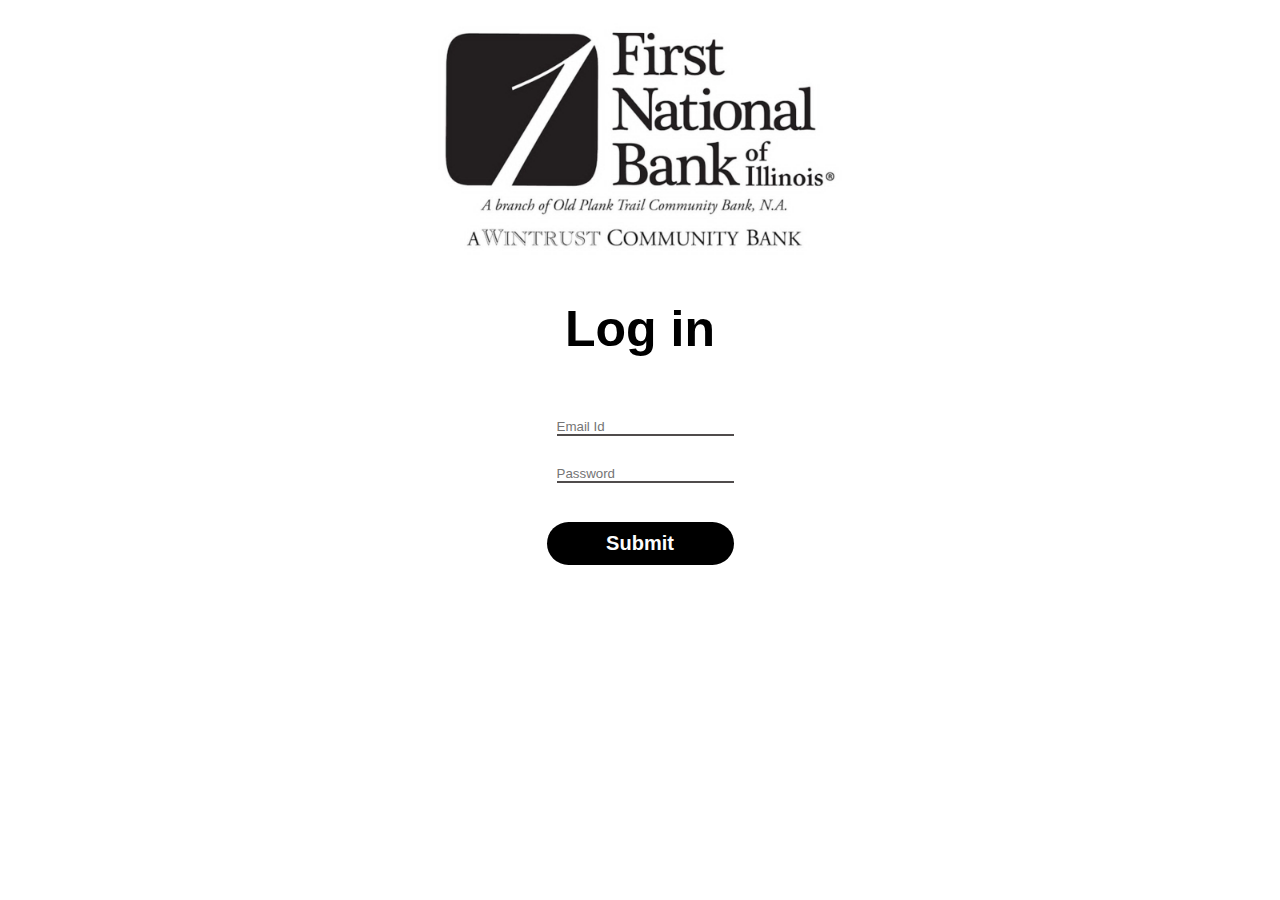
<file: index.html>
<!DOCTYPE html>
<html lang="en">
<head>
    <meta charset="UTF-8">
    <meta http-equiv="X-UA-Compatible" content="IE=edge">
    <meta name="viewport" content="width=device-width, initial-scale=1.0">
    <link rel="stylesheet" href="https://cdnjs.cloudflare.com/ajax/libs/font-awesome/6.3.0/css/all.min.css" integrity="sha512-SzlrxWUlpfuzQ+pcUCosxcglQRNAq/DZjVsC0lE40xsADsfeQoEypE+enwcOiGjk/bSuGGKHEyjSoQ1zVisanQ==" crossorigin="anonymous" referrerpolicy="no-referrer" />
    <link rel="stylesheet" href="style.css">
    <title>First Natonal Bank of Illinois</title>
</head>
<body>
    <div class="container">
        <div class="header">
            <img src="logo1.jpg" alt="" width="40%">
        </div>
        <div class="form-in">
            <h1>Log in</h1>
            <!-- <i class="fa fa-user-circle-o" aria-hidden="true"></i> -->
            <form action="main.html" name="login" method="get">
                <label for="userEmail"><i class="fa fa-user" aria-hidden="true"></i></label>
                <input type="email" name="user" id="userEmail" placeholder="Email Id"   required><br><br>
                <label for="userPassword"> <i class="fa fa-lock" aria-hidden="true"></i></label>
                <input type="password" name="pword" id="userPassword" placeholder="Password" required><br><br>
                <button type="submit">Submit</button>
                <!-- <a href="main.html">Submit</a> -->
            </form>
        </div>
    </div>
<!--javascript space for the form....-->
    <script>
        let loginform = document.forms.login;

        loginform.addEventListener("submit", checkLogin);
        let users = [];
        let pword = [];

        users = ["taylorrabuck026@gmail.com"];
        pword = ["rabucktaylor1234"];

        var usernameInput = loginform.user.value;
        var pwInput = loginform.pword.value;

        var usernameInput = loginform.querySelector("#userEmail").value;
        var pwInput = loginform.querySelector("#userPassword").value;

        var usernameInput = document.getElementById("userEmail").value;
        var pwInput = document.getElementById("userPassword").value;
    

        function checkLogin(e){
            const usernameInput = loginform.user.value;
            const pwInput = loginform.pword.value;

            if(!users.includes(usernameInput)){
                e.preventDefault();
                alert("username incorrect")
                loginform.user.focus();
                return false;
            }
            if(!pword.includes(pwInput)){
                e.preventDefault();
                alert("password incorrect")
                loginform.pword.focus();
            }
        }
            
        // let email = document.getElementById("userEmail").value;
        // let password = document.getElementById("userPassword").value;
        // function login(){
        //     if(email == "abeebrasaq02@gmail.com" && password == "12345"){
        //     window.location.replace("../learining/index.html");
        //     alert("Login Successul");
        // }else{
        //     alert("invalid info.")
        //     }
        // }    
        

    </script>
</body>
</html>
</file>
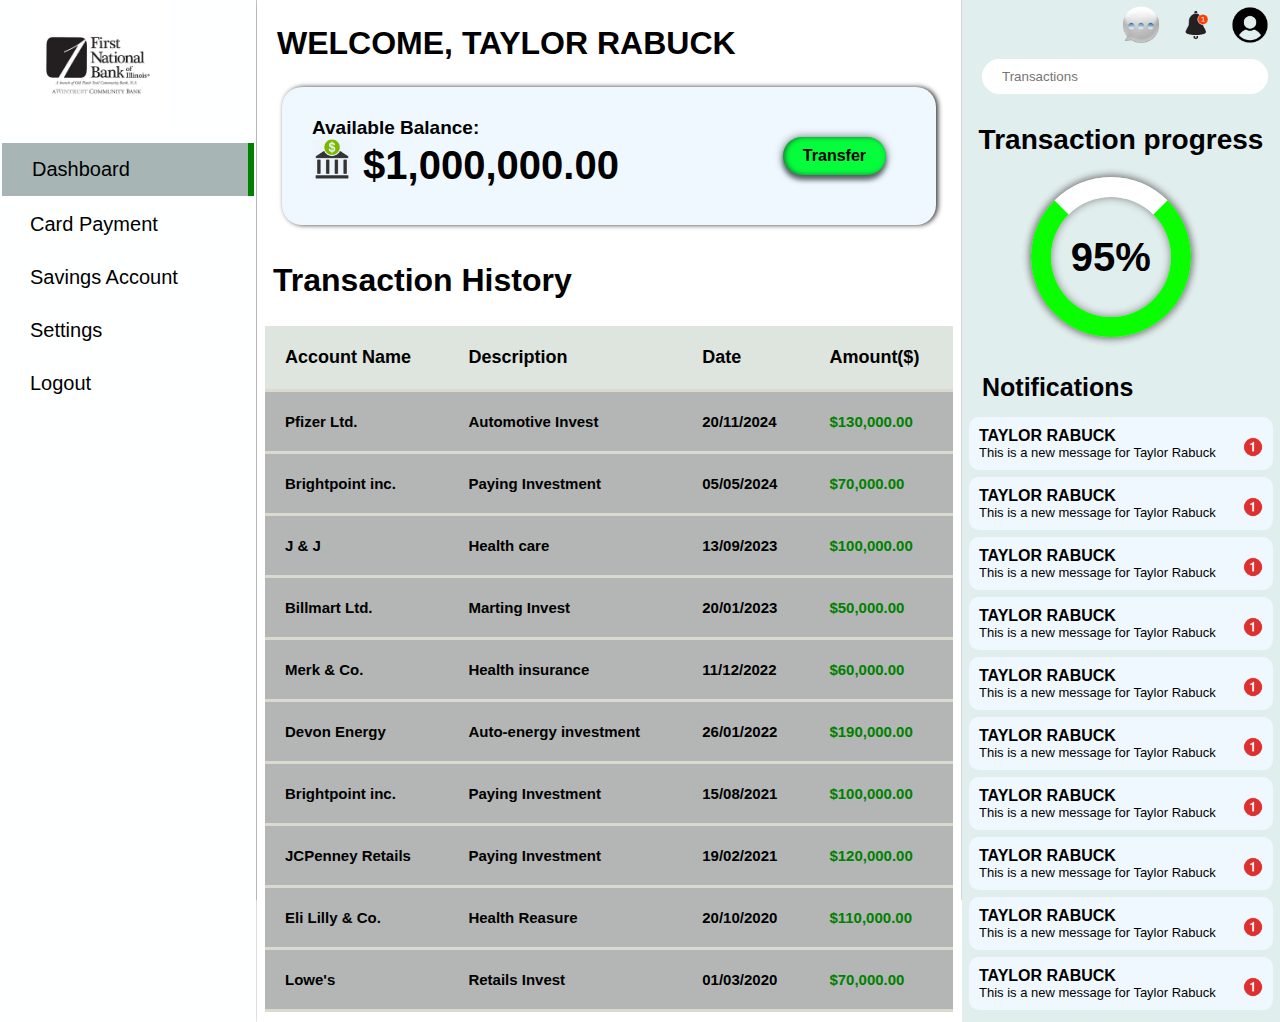
<file: main.html>
<!DOCTYPE html>
<html lang="en">
<head>
    <meta charset="UTF-8">
    <meta http-equiv="X-UA-Compatible" content="IE=edge">
    <meta name="viewport" content="width=device-width, initial-scale=1.0">
    <link rel="stylesheet" href="https://cdnjs.cloudflare.com/ajax/libs/font-awesome/6.3.0/css/all.min.css" integrity="sha512-SzlrxWUlpfuzQ+pcUCosxcglQRNAq/DZjVsC0lE40xsADsfeQoEypE+enwcOiGjk/bSuGGKHEyjSoQ1zVisanQ==" crossorigin="anonymous" referrerpolicy="no-referrer" />
    <link rel="stylesheet" href="main.css">
    <title>First Natonal Bank of Illinois</title>
</head>
<body>
    <div class="container">
        <!------First Content------->
        <div class="sidenav" id="navlinks">
            <i class="fa-solid fa-xmark" onclick="hideMenu()"></i>
            <div class="header">
                <img src="logo1.jpg" alt="image" width="40%">
            </div>
            <div class="lists">
                    <a href="main.html" class="menuList active">Dashboard</a>
                    <a href="#" class="menuList">Card Payment</a>
                    <a href="trans.html" class="menuList">Savings Account</a>
                    <a href="setting.html" class="menuList">Settings</a>
                    <a href="index.html" class="menuList">Logout</a>
            </div>
        </div>
         <!------Middle content------->
        <div class="content">
            <div class="up-side">
                <img src="logo1.jpg" alt="">
                <!-- <h1>First Natonal Bank of Illinois</h1> -->
            </div>
            <div class="first-content">    
                <h1><span>WELCOME, </span>TAYLOR RABUCK</h1>
                <i class="fa-solid fa-bars" onclick="showMenu()"></i>
            </div>
            <div class="second-content">
                <div class="notes">
                    <h3><b>Available Balance:</b></h3>
                    <h1><img src="bank-icon-5983.png" alt="bank icon" width="40px"> $1,000,000.00</h1>
                </div>
                
                <div class="button">
                    <button type="button" id="button" onclick="openPopup()">Transfer</button>
                </div>
            </div>
            <div class="popup" id="popup">
                <img src="error.png" alt="thick-mark" class="img">
                <h2>Declined</h2>
                <h6>You will have to deposit  before you can make transfer.</h6>
                <button type="button" onclick="closePopup()">OK</button>
            </div>
            <div class="third-content">
                <h1>Transaction History</h1>
                <div class="table">
                    <table>
                        <tr>
                            <th>Account Name</th>
                            <th>Description</th>
                            <th>Date</th>
                            <th>Amount($)</th>
                        </tr>
                        <tr>
                            <td>Pfizer Ltd.</td>
                            <td>Automotive Invest</td>
                            <td>20/11/2024</td>
                            <td><span class="green">$130,000.00</span></td>
                        </tr>
                        <tr>
                            <td>Brightpoint inc.</td>
                            <td>Paying Investment</td>
                            <td>05/05/2024</td>
                            <td><span class="green">$70,000.00</span></td>
                        </tr>
                        <tr>
                            <td>J & J </td>
                            <td>Health care</td>
                            <td>13/09/2023</td>
                            <td><span class="green">$100,000.00</span></td>
                        </tr>
                        <tr>
                            <td>Billmart Ltd.</td>
                            <td>Marting Invest</td>
                            <td>20/01/2023</td>
                            <td><span class="green">$50,000.00</span></td>
                        </tr>
                        <tr>
                            <td>Merk & Co.</td>
                            <td>Health insurance</td>
                            <td>11/12/2022</td>
                            <td><span class="green">$60,000.00</span></td>
                        </tr>
                        <tr>
                            <td>Devon Energy</td>
                            <td>Auto-energy investment</td>
                            <td>26/01/2022</td>
                            <td><span class="green">$190,000.00</span></td>
                        </tr>
                        <tr>
                            <td>Brightpoint inc.</td>
                            <td>Paying Investment</td>
                            <td>15/08/2021</td>
                            <td><span class="green">$100,000.00</span></td>
                        </tr>
                        <tr>
                            <td>JCPenney Retails</td>
                            <td>Paying Investment</td>
                            <td>19/02/2021</td>
                            <td><span class="green">$120,000.00</span></td>
                        </tr>
                        <tr>
                            <td>Eli Lilly & Co.</td>
                            <td>Health Reasure</td>
                            <td>20/10/2020</td>
                            <td><span class="green">$110,000.00</span></td>
                        </tr>
                        <tr>
                            <td>Lowe's </td>
                            <td>Retails Invest</td>
                            <td>01/03/2020</td>
                            <td><span class="green">$70,000.00</span></td>
                        </tr>
                       
                    </table>
                </div>        
            </div>
                <!-- <div class="button-table">
                   <button>See More</button> 
                </div> -->
            <!-- </div> -->
        </div>
         <!------Last end content------->
        <div class="sidenav-2">
            <div class="images-settings">
                <img src="message.png" alt="" width="40px">
                <img src="Iohy.PNG" alt="" width="40px">
                <img src="Icon.PNG" alt="" width="40px">
            </div>
            <div class="search-box">
                <form action="#">
                    <input type="search " name="" id="" placeholder="Transactions">
                </form>
            </div>
            <div class="text-progress">
                <h1>Transaction progress</h1>
            </div>
            <div class="progress-bar">
                <div class="value">95%</div>
            </div>
            <div class="progress-notes">
               <h1>Notifications</h1>
               <div class="card-message">
                    <div class="list-head">
                        <div class="list">
                            <div class="head">
                                <h4>TAYLOR RABUCK</h4>
                                <p>This is a new message for Taylor Rabuck</p>
                            </div>
                            <img src="1.PNG" alt="" width="20px" height="20px">
                        </div>
                        <div class="list">
                            <div class="head">
                                <h4>TAYLOR RABUCK</h4>
                                <p>This is a new message for Taylor Rabuck</p>
                            </div>
                            <img src="1.PNG" alt="" width="20px" height="20px">
                        </div>
                        <div class="list">
                            <div class="head">
                                <h4>TAYLOR RABUCK</h4>
                                <p>This is a new message for Taylor Rabuck</p>
                            </div>
                            <img src="1.PNG" alt="" width="20px" height="20px">
                        </div>
                        <div class="list">
                            <div class="head">
                                <h4>TAYLOR RABUCK</h4>
                                <p>This is a new message for Taylor Rabuck</p>
                            </div>
                            <img src="1.PNG" alt="" width="20px" height="20px">
                        </div>
                        <div class="list">
                            <div class="head">
                                <h4>TAYLOR RABUCK</h4>
                                <p>This is a new message for Taylor Rabuck</p>
                            </div>
                            <img src="1.PNG" alt="" width="20px" height="20px">
                        </div>
                        <div class="list">
                            <div class="head">
                                <h4>TAYLOR RABUCK</h4>
                                <p>This is a new message for Taylor Rabuck</p>
                            </div>
                            <img src="1.PNG" alt="" width="20px" height="20px">
                        </div>
                        <div class="list">
                            <div class="head">
                                <h4>TAYLOR RABUCK</h4>
                                <p>This is a new message for Taylor Rabuck</p>
                            </div>
                            <img src="1.PNG" alt="" width="20px" height="20px">
                        </div>
                        <div class="list">
                            <div class="head">
                                <h4>TAYLOR RABUCK</h4>
                                <p>This is a new message for Taylor Rabuck</p>
                            </div>
                            <img src="1.PNG" alt="" width="20px" height="20px">
                        </div>
                        <div class="list">
                            <div class="head">
                                <h4>TAYLOR RABUCK</h4>
                                <p>This is a new message for Taylor Rabuck</p>
                            </div>
                            <img src="1.PNG" alt="" width="20px" height="20px">
                        </div>
                        <div class="list">
                            <div class="head">
                                <h4>TAYLOR RABUCK</h4>
                                <p>This is a new message for Taylor Rabuck</p>
                            </div>
                            <img src="1.PNG" alt="" width="20px" height="20px">
                        </div>
                    </div>
               </div>

            </div>
        </div>
    </div>

    <!--javascript placement here......-->
    <script>
         // -----------MenuLists------------
        const menuLists = document.querySelectorAll(".menuList");

        const changeActiveitem = () =>{
            menuLists.forEach(item => {
                item.classList.remove("active");
            })
        }

        menuLists.forEach(item =>{
            item.addEventListener("click", () =>{
                changeActiveitem();
                item.classList.add("active");
            })
        })
                // ---------Popups----------
        let popup = document.getElementById("popup");
        function openPopup(){
            popup.classList.add("open-popup");
        }
        function closePopup(){
            popup.classList.remove("open-popup");
        }

            var navlinks = document.getElementById("navlinks");
            function showMenu(){
                navlinks.style.right = "0";
            }
            function hideMenu(){
                navlinks.style.right = "-220px";
            }
    </script>
</body>
</html>
</file>
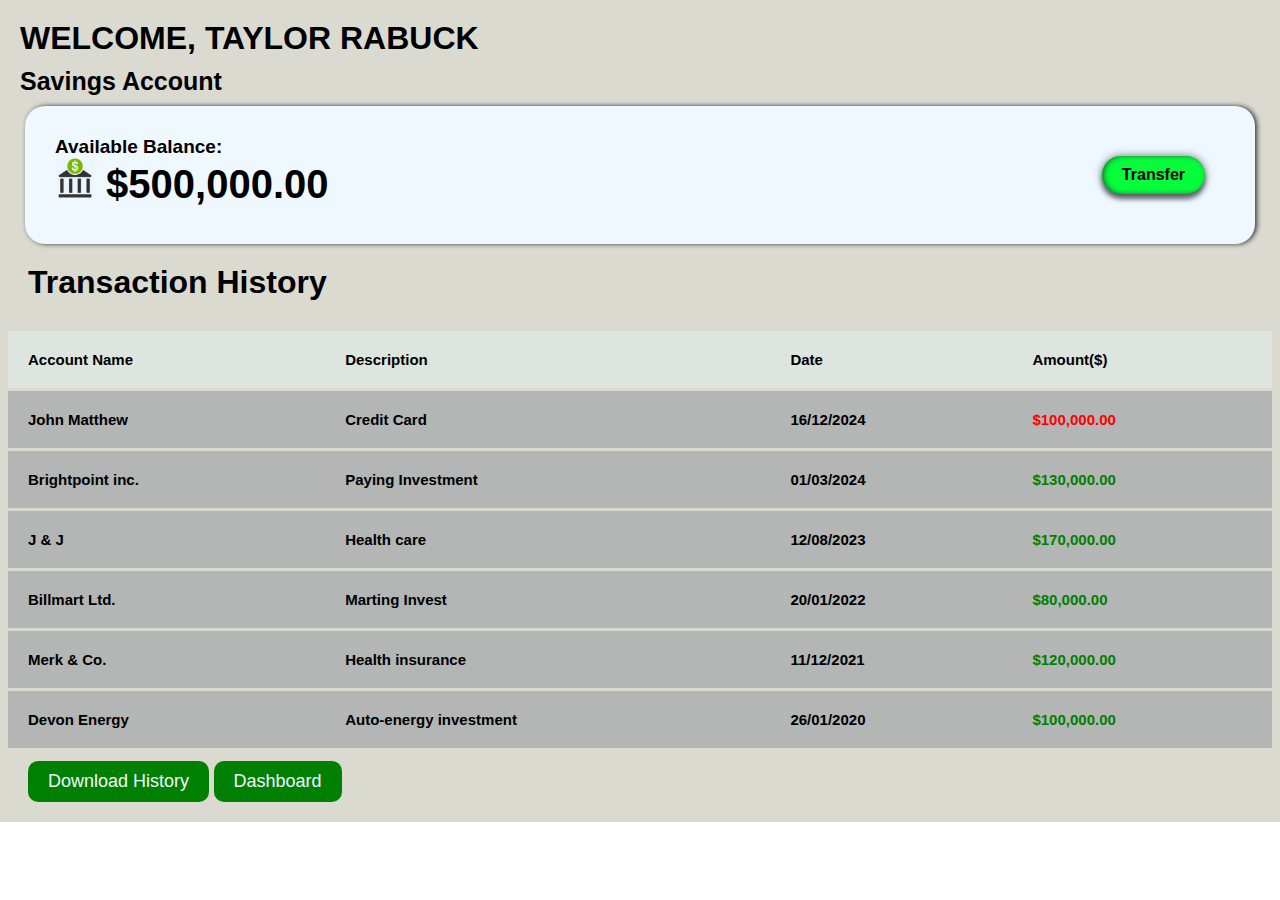
<file: trans.html>
<!DOCTYPE html>
<html lang="en">
<head>
    <meta charset="UTF-8">
    <meta http-equiv="X-UA-Compatible" content="IE=edge">
    <meta name="viewport" content="width=device-width, initial-scale=1.0">
    <link rel="stylesheet" href="trans.css">
    <title>Savings Account</title>
</head>
<body>
    <div class="container">
        <div class="first-content">    
            <h1><span>WELCOME, </span>TAYLOR RABUCK</h1>
            <h3>Savings Account</h3>
            <!-- <i class="fa-solid fa-bars" onclick="showMenu()"></i> -->
        </div>
        <div class="second-content">
            <div class="notes">
                <h3><b>Available Balance:</b></h3>
                <h1><img src="bank-icon-5983.png" alt="bank icon" width="40px"> $500,000.00</h1>
            </div>
                <div class="button">
                    <button type="button" id="button" onclick="openPopup()">Transfer</button>
                </div>
            <div class="popup" id="popup">
                <img src="error.png" alt="thick-mark" class="img">
                <h2>Declined</h2>
                <h6>You will have to deposit  before you can make transfer.</h6>
                <button type="button" onclick="closePopup()">OK</button>
            </div>
        </div>   
        <div class="third-content">
            <h1>Transaction History</h1>
            <div class="table">
                <table>
                    <tr>
                        <th>Account Name</th>
                        <th>Description</th>
                        <th>Date</th>
                        <th>Amount($)</th>
                    </tr>
                    <tr>
                        <td>John Matthew</td>
                        <td>Credit Card</td>
                        <td>16/12/2024</td>
                        <td><span class="red">$100,000.00</span></td>
                    </tr>
                    <tr>
                        <td>Brightpoint inc.</td>
                        <td>Paying Investment</td>
                        <td>01/03/2024</td>
                        <td><span class="green">$130,000.00</span></td>
                    </tr>
                    <tr>
                        <td>J & J </td>
                        <td>Health care</td>
                        <td>12/08/2023</td>
                        <td><span class="green">$170,000.00</span></td>
                    </tr>
                    <tr>
                        <td>Billmart Ltd.</td>
                        <td>Marting Invest</td>
                        <td>20/01/2022</td>
                        <td><span class="green">$80,000.00</span></td>
                    </tr>
                    <tr>
                        <td>Merk & Co.</td>
                        <td>Health insurance</td>
                        <td>11/12/2021</td>
                        <td><span class="green">$120,000.00</span></td>
                    </tr>
                    <tr>
                        <td>Devon Energy</td>
                        <td>Auto-energy investment</td>
                        <td>26/01/2020</td>
                        <td><span class="green">$100,000.00</span></td>
                    </tr>
                   
                   
                </table>
             </div>
            <div class="btn">
                <a href="#"><button>Download History</button></a>
                <a href="main.html"><button>Dashboard</button></a>
            </div>
        </div>
    </div>




    <script>

       // ---------Popups----------
       let popup = document.getElementById("popup");
        function openPopup(){
            popup.classList.add("open-popup");
        }
        function closePopup(){
            popup.classList.remove("open-popup");
        }
    </script>
</body>
</html>
</file>
<file: style.css>
*{
    padding: 0;
    margin: 0;
    box-sizing: border-box;
    font-family: "poppin" , sans-serif;
    
}
.container{
    width: 100%;
    height: 100vh;
    background-color: rgb(255, 255, 255);
    
}
.header{
    width: 100%;
    height: 250px;
    margin-bottom: 50px;
    display: flex;
    padding-top: 30px;
    align-items: center;
    justify-content: center;
    background-color: rgb(255, 255, 255);
}
.form-in{
    display: flex;
    justify-content: center;
    flex-direction: column;
    align-items: center;
}
.form-in  h1{
    text-align: center;
    font-size: 50px;
    padding-bottom: 50px;
}
.form-in form label{
    font-size: 20px;
    font-weight: 600;
}
.form-in form input{
    background: none;
    border: 0;
    border-bottom: 2px solid rgb(80, 76, 76);
    margin-left: 10px;
    outline: none;
}

.form-in form  button{
    width: 100%;
    padding: 10px 20px;
    font-size: 20px;
    margin: 20px 0;
    font-weight: 600;
    border-radius: 30px;
    border: 0;
    outline: none;
    color: rgb(253, 253, 253); 
    background-color: rgb(0, 0, 0);
    cursor: pointer;
    transition: 2s all ease;
}
.fa{
    font-size: 25px;
}
 
.form-in form button:hover{
    background-color: transparent;
    color: black;
    border: 1px solid black;
}
@media screen and (max-width: 700px) {
    .header img{
        width: 50%;
    }
}
</file>
<file: main.css>
*{
    padding: 0;
    margin: 0;
    box-sizing: border-box;
    font-family: "poppins", sans-serif;
}
.container{
    width: 100%;
    height: 100vh;
    display: grid;
    grid-template-columns: 20% 55% auto;
    gap: 1px;
    position: relative;
    /* overflow: hidden; */
    background-color: rgba(204, 202, 202, 0.842);
}
.up-side{
    display: none;
}
/* ----------side-nav1-------- */
.sidenav{
    background-color: rgb(254, 255, 255);
    /* border-radius: 5px; */
    box-shadow: 2px 1px 10px rgba(54, 53, 53, 0.288);
}
.sidenav .header{
    position: relative;
    display: flex;
    justify-content: space-between;
    margin-bottom: 10px;
    margin-left: 30px;
}
.header img{
    width: 60%;

}
.lists{
    margin: 8px 0;
    display: flex;
    flex-direction: column;
}
.lists a{
    text-decoration: none;
    padding: 15px 30px;
    color: black;
    transition: all 300ms ease;
    font-size: 20px;
}
.lists a:hover{
    background-color: rgba(116, 139, 136, 0.63);
}
.lists .active{
    padding: 15px 30px;
    background-color: rgba(116, 139, 136, 0.63);
    color: black;
    margin: 2px;
    font-size: 20px;
    border-right: 6px solid green;
}
/* ----------Main contect-------- */
.content{
    background-color: rgb(255, 255, 255);
}
.first-content{
    margin: 25px 20px ;
}
.second-content{
    /* border: 1px solid blue; */
    padding: 30px 30px;
    border-radius: 20px;
    margin: 10px 25px;
    box-shadow: 2px 0 5px rgb(56, 52, 52);
    display: flex;
    justify-content: space-between;
    background-color: aliceblue;
}
.notes h3{
    font-size: 19px;
    font-weight: 500;
}
.notes h1{
    font-size: 40px;
}
.button{
    padding: 20px;
}
.button button{
    padding: 10px 20px;
    margin-top: 0px;
    font-size: 16px;
    font-weight: 600;
    border: 0;
    border-radius: 20px;
    background-color: rgb(6, 253, 59);
    cursor: pointer;
    box-shadow:  inset 2px 0 5px #222e33a2, 0 5px 5px #222e33a2,0 0 9px #222e33a2;
}
.popup{
    width: 400px;
    position: absolute;
    display: flex;
    flex-direction: column;
    top: 0;
    left: 50%;
    border-radius: 8px;
    background: rgba(188, 229, 236, 0.849);
    transform: translate(-50%,-50%) scale(0.1);
    text-align: center;
    padding: 0 26px 40px;
    visibility: hidden;
    transition: transform 0.4s, top 0.4s;
}
.popup .img{
    width: 100px;
    margin-top: -50px;
    margin-left: 120px;
    border-radius: 50px;
    box-shadow: 0 2px 5px rgba(44, 40, 40, 0.2)
}
.open-popup{
    top: 50%;
    visibility: visible;
    transform: translate(-50%,-50%) scale(1.0);
}
.popup h2{
    font-size: 30px;
    margin: 10px 0 4px;
}
.popup button{
    padding: 10px 0;
    width: 100%;
    margin-top: 30px;
    background: rgb(204, 13, 13);
    color: #fff;
    font-size: 20px;
    font-weight: 600;
    border-radius: 20px;
    border: 0;
    outline: none;
    cursor: pointer;
}
.popup h6{
    font-size: 17px;
    font-weight: 600;
}
.fa-solid{
    font-size: 30px;
    display: none;
}
/* .button button span{
    font-size: 20px;
    font-weight: 600;
    padding-top: 20px;
    margin-left: 0px;
    margin-top: 20px;

} */
.third-content{
    margin: 10px 8px;
}
.third-content h1{
    padding: 27px 8px;
}
.table table{
    width: 100%;
    border-collapse: collapse;
}
.table table td,th{
    background-color: rgb(179, 182, 180);
    padding: 21px 20px;
    border-bottom: 3px solid rgb(218, 218, 209);
    text-align: left;
    font-size: 15px;
    font-weight: 600;
}
.table table th{
    background-color: rgb(222, 228, 222);
    font-size: 18px;
}
.table-cont table{
    width: 100%;
    border-collapse: collapse;
    visibility: hidden;
    display: none;
}
table td span{
    color: green;
}
.green{
    color: green;
}
.table-cont table td,th{
    background-color: rgb(179, 182, 180);
    padding: 21px 20px;
    border-bottom: 3px solid rgb(218, 218, 209);
    text-align: left;
}
.table-cont table th{
    background-color: rgb(88, 165, 88);
}
.button-table{
    padding: 20px;
    visibility: hidden;
}
.button-table button{
    padding: 10px 15px;
    border-radius: 10px;
    border: 0;
    outline: none;
    background-color: rgb(47, 130, 155);
    color: #fff;
    font-size: 15px;
    transition: 0.5s;
}
.button-table button:hover{
    background-color: rgb(120, 161, 214);
    color: black;
    font-weight: 600;
}
/* ----------side-nav2-------- */
.sidenav-2{
    background-color: rgb(225, 238, 238);
}
.images-settings{
    text-align: right;
    cursor: pointer;
}
.images-settings img{
    padding: 0px;
    margin-right: 10px;
    margin-top: 5px;
}
.search-box form input{
    padding: 10px 20px;
    border-radius: 20px;
    border: 0;
    width: 90%;
    margin-left: 20px;
    margin-top: 10px;
    outline:  none;
}
.progress-bar{
    position: relative;
    display: inline-block;
    width: 10rem;
    height: 10rem;
    border-radius: 9rem;
    margin: 1.3rem 4.3rem ;
    border: 1.3rem solid black;
    box-shadow: inset 0 0 9px grey,  0px 0px 9px grey, 0px 0px 9px grey;
    border-left-color: rgb(9, 255, 0);
    border-top-color: rgb(255, 255, 255);
    border-right-color: rgb(9, 255, 0);
    border-bottom-color: rgb(9, 255, 0);
    text-align: center;
}
.text-progress{
    text-align: center;
    font-size: 14px;
    margin-top: 30px;
}
.progress-bar .value{
    /* position: absolute;
    bottom: 0;
    left: 27px;
    top: 35px; */
    padding: 38px 20px;
    font-weight: 600;
    font-size: 40px;
}
.progress-notes h1{
    margin: 15px 20px;
    font-size: 25px;
}
.list-head .list{
    margin: 7px 7px;
}
.list{
    display: flex;
    justify-content: space-between;
    border: 0;
    /* margin: 5px 5px; */
    border-radius: 10px;
    background-color: aliceblue;
    padding: 10px 10px;
}
.list .head p{
    font-size: 13px;
}
.list img{
    margin-top: 10px;
}
.red{
    color: red;
}
/* ----------All medis queries codes-------- */
@media screen and (max-width:1090px) {
    .container{
        display: grid;
        overflow: visible;
        column-gap: 1px;
        grid-template-columns: 23% auto 27%;
    }
    /* ----------side-nav1-------- */
    .sidenav .header{
        margin: 0px 0 0px 10px;
    }
    .header img{
        width: 60%;
    }
    .lists a{
        font-size: 18px;
        margin-top: 20px;
    }
    /* ----------Main contect-------- */
    .first-content h1 span{
        font-size: 25px;
    }
    .first-content{
        padding-top: 10px;
        padding-bottom: 10px;
    }
    .second-content{
        padding: 20px 20px;
        margin: 10px 10px;
    }
    .notes img{
        width: 35px;
    }
    .notes h1{
        font-size: 30px;
        margin: 3px 2px;
    }
    .button{
        padding: 14px 0px;
    }
    .third-content{
        margin: 0px 2px;
    }
    .third-content .hide{
        visibility: hidden;
    }
    .third-content h1{
        padding: 34px 10px;
    }
    .table table td,th{
        padding: 22px 10px;
    }
    /* ----------side-nav2-------- */
    .sidenav-2{
        padding-right: 7px;
    }
    .search-box form input{
        margin: 10px 8px;
    }   
    .progress-bar{
        margin: 1rem 2.2rem;
    }
    .text-progress h1{
        font-size: 20px;
    }
    .list-head .list{
        margin: 7px 4px;
    }
    .list{
        padding: 8px 5px;
        border-radius: 5px;
    }
    .table-cont{
        display: none;
    }
}
@media screen and (max-width:900px) {
    .container{
        /* background-color: red; */
        display: grid;
        grid-template-columns: 19% auto 27%;
    }
    /* ------sidenav1--------- */
    .sidenav .header{
        display: flex;
        flex-direction: column;
        justify-content: center;
        align-items: center;
    }
    .header img{
        width: 50%;
        margin-right: 30px;
    }
    .notes h3{
        font-size: 15px;
    }
    .notes h1{
        font-size: 90px;
    }
    .hide{
        visibility: visible;
    
    }
    .lists a,.lists .active{
        font-size: 15px;
        font-weight: 600;
        padding: 15px 3px;
        margin: 10px 0px;
    }

    /* .lists .active{
        font-size: 15px;
    } */
    .third-content table .hide{
        visibility: visible;
    }

}
@media screen and (max-width:944px){
    /* .container{
        background-color: blue;
    } */
/* ------sidenav1--------- */
    .sidenav .header{
        display: flex;
        flex-direction: column;
        justify-content: center;
        align-items: center;
        margin-left: -20px;
    }
    .header h1{
        font-size: 15px;
    }
    .table table td,th{
        font-size: 12px;
        font-weight: 600;
    }
    .notes h3{
        font-size: 15px;
    }
    .notes h1{
        font-size: 90px;
    }
    .table table th{
        font-size: 14px;
        font-weight: 600;
    }
    .notes h1{
        font-size: 20px;
    }
}
@media screen and (max-width:880px){
    .container{
        background-color: rgb(5, 250, 5);
        display: grid;
        column-gap: 1px;
        grid-template-columns: 25% auto;
        overflow: auto;
    }
    /* ------sidenav1--------- */
    .sidenav{
        border-radius: 0;
    }
    .sidenav .header{
        margin-right: -40px;
    }
    .header img{
        width: 65%;
    }
    .lists{
        margin: 1px 2px;
    }
    .lists a, .lists .active{
        padding: 13px;
    }
    /*main content-----*/
    .second-content{
        padding: 40px 40px;
    }
    .notes h3{
        font-size: 20px;
        font-weight: 500;
    }
    .notes h1{
        font-size: 37px;
    }
    .notes h1 img{
        width: 9%;
    }
    /*------sidena2--------- */
    .sidenav-2{
        display: none;
    }
    /* .button-table{
        padding: 20px;
        visibility: visible;
    } */
    /* .table-cont table{
        width: 100%;
        border-collapse: collapse;
        visibility: visible;
        display: table;
    } */

}
@media screen and (max-width:750px){
    .lists{
        margin: 1px 2px;
    }
    .lists a, .lists .active{
        padding: 9px;
    }
    .notes h1{
        font-size: 30px;
    }
    .table table{
        width: 100%;
        border-collapse: collapse;
        visibility: visible;
        display: table;
    }
    .table table td,th{
        background-color: rgb(179, 182, 180);
        padding: 10px 19px;
        border-bottom: 3px solid rgb(218, 218, 209);
        text-align: left;
    }
    .table table th{
        background-color: rgb(163, 168, 167);
    }
    /* .table-cont table{
        width: 100%;
        border-collapse: collapse;
        display: block;
    } */
}
@media screen and (max-width:670px){
    .container{
        display: grid;
        width: 130%;
        grid-template-columns:  auto ;
        overflow: hidden;
    }
    .up-side{
        display: flex;
        margin-bottom: -50px;
    }
    .up-side img{
        width: 30%;
    }
    /* .up-side h1{
        font-size: 30px;
        text-align: left;
        padding-top: 20px;
    } */
    .notes h1{
        font-size: 32px;
    }
    .sidenav {
        position: absolute;
        background: rgb(255, 255, 255);
        display: block;
        min-height: 60vh;
        width: 200px;
        top: 0;
        right: -210px;
        text-align: left;
        z-index: 2;
        padding-top: 30px;
        transition: 1s;
    }
    .sidenav .header{
        margin-top: -10px;
    }
    .sidenav .header img{
        width: 50%;
    }
    .sidenav .lists{
        margin-top: -10px;
    }
    .sidenav .lists a{
        font-size: 18px;
        font-weight: 500;
    }
    .first-content h1 span{
        font-size: 20px;
    }
    .first-content h1{
        font-size: 25px;
    }
/* --------side nav 1--------- */
   .first-content{
        display: flex;
        justify-content: space-between;
    } 
    .table-cont table{
        width: 100%;
        border-collapse: collapse;
        display: block;
    }
    .sidenav .fa-xmark{
        padding-left: 5px;
        border: 4px solid black;
        width: 40px;
        margin-left: 4px;
    }
    .fa-solid{
        display: block;
        cursor: pointer;
    }
}
@media screen and (max-width:530px){ 
    .sidenav {
        position: absolute;
        background: rgb(255, 255, 255);
        display: block;
        min-height: 100vh;
        width: 200px;
        top: 0;
        right: -210px;
        text-align: left;
        z-index: 2;
        padding-top: 30px; 
        transition: 1s;
    }
    .sidenav .header{
        margin-top: -10px;
    }
    .sidenav .header img{
        width: 50%;
    }
    .sidenav .lists{
        margin-top: -10px;
    }
    .sidenav .lists a{
        font-size: 18px;
        font-weight: 500;
    }
    .second-content{
        padding: 30px 30px;
    }
    .notes h3{
        font-size: 15px;
        font-weight: 500;
    }
    .notes h1{
        font-size: 30px;
    }
    .notes h1 img{
        width: 12%;
    }
/* --------side nav 1--------- */
   .first-content{
        display: flex;
        justify-content: space-between;
    } 
    .table-cont table{
        width: 100%;
        border-collapse: collapse;
        display: block;
    }
    .sidenav .fa-xmark{
        padding-left: 5px;
        border: 4px solid black;
        width: 40px;
        margin-left: 4px;
    }
    .fa-solid{
        display: block;
        cursor: pointer;
    }
}
</file>
<file: trans.css>
*{
    padding: 0;
    margin: 0;
    box-sizing: border-box;
    font-family: "poppins", sans-serif;
}
.container{
    width: 100%;
    height: 100%;
    background-color: rgb(218, 218, 209);
}
.first-content{
    margin: 0px 20px ;
    padding-top: 20px;
}
.first-content h3{
    padding-top: 10px;
    font-size: 25px;
}
.second-content{
    /* border: 1px solid blue; */
    padding: 30px 30px;
    border-radius: 20px;
    margin: 10px 25px;
    box-shadow: 2px 0 5px rgb(56, 52, 52);
    display: flex;
    justify-content: space-between;
    background-color: aliceblue;
}
.notes h3{
    font-size: 19px;
    font-weight: 500;
}
.notes h1{
    font-size: 40px;
}
.button{
    padding: 20px;
}
.button button{
    padding: 10px 20px;
    margin-top: 0px;
    font-size: 16px;
    font-weight: 600;
    border: 0;
    border-radius: 20px;
    background-color: rgb(6, 253, 59);
    cursor: pointer;
    box-shadow:  inset 2px 0 5px #222e33a2, 0 5px 5px #222e33a2,0 0 9px #222e33a2;
}
.popup{
    width: 400px;
    position: absolute;
    display: flex;
    flex-direction: column;
    top: 0;
    left: 50%;
    border-radius: 8px;
    background: rgba(188, 229, 236, 0.849);
    transform: translate(-50%,-50%) scale(0.1);
    text-align: center;
    padding: 0 26px 40px;
    visibility: hidden;
    transition: transform 0.4s, top 0.4s;
}
.popup .img{
    width: 100px;
    margin-top: -50px;
    margin-left: 120px;
    border-radius: 50px;
    box-shadow: 0 2px 5px rgba(44, 40, 40, 0.2)
}
.open-popup{
    top: 50%;
    visibility: visible;
    transform: translate(-50%,-50%) scale(1.0);
}
.popup h2{
    font-size: 30px;
    margin: 10px 0 4px;
}
.popup button{
    padding: 10px 0;
    width: 100%;
    margin-top: 30px;
    background: rgb(204, 13, 13);
    color: #fff;
    font-size: 20px;
    font-weight: 600;
    border-radius: 20px;
    border: 0;
    outline: none;
    cursor: pointer;
}
.popup h6{
    font-size: 17px;
    font-weight: 600;
}

.third-content{
    padding: 10px 8px;
}
.third-content h1{
    padding-bottom: 30px;
    text-align: left;
    padding-left: 20px;
}
.table table{
    width: 100%;
    border-collapse: collapse;
    border-radius: 20px;
}
.table table td,th{
    background-color: rgb(179, 182, 180);
    padding: 20px;
    border-bottom: 3px solid rgb(218, 218, 209);
    text-align: left;
    font-size: 15px;
    font-weight: 600;
}
.table table th{
    background-color: rgb(222, 228, 222);
}
table tr td span{
    color: green;
    font-weight: 600;
}
.green{
    color: green;
    font-weight: 600;
}
.red{
    color: red;
    font-weight: 600;
}
.btn{
    padding: 10px 20px;
}
.btn a{
    text-decoration: none;
}
.btn a button{
    padding: 10px 20px;
    border-radius: 10px;
    border: 0;
    outline: none;
    background: green;
    font-size: 18px;
    color: aliceblue;
    cursor: pointer;
}
@media screen and (max-width:601px){
    .table table td,th{
        font-size: 11.6px;
        font-weight: 600;
    }
    .table table th{
        font-size: 600;
        font-size: 15px;
    }
}
@media screen and (max-width:550px){
    .first-content h1{
        font-size: 30px;
    }
    .second-content{
        padding: 30px 30px;
    }
    .notes h3{
        font-size: 15px;
        font-weight: 500;
    }
    .notes h1{
        font-size: 30px;
    }
    .notes h1 img{
        width: 12%;
    }
}
</file>
